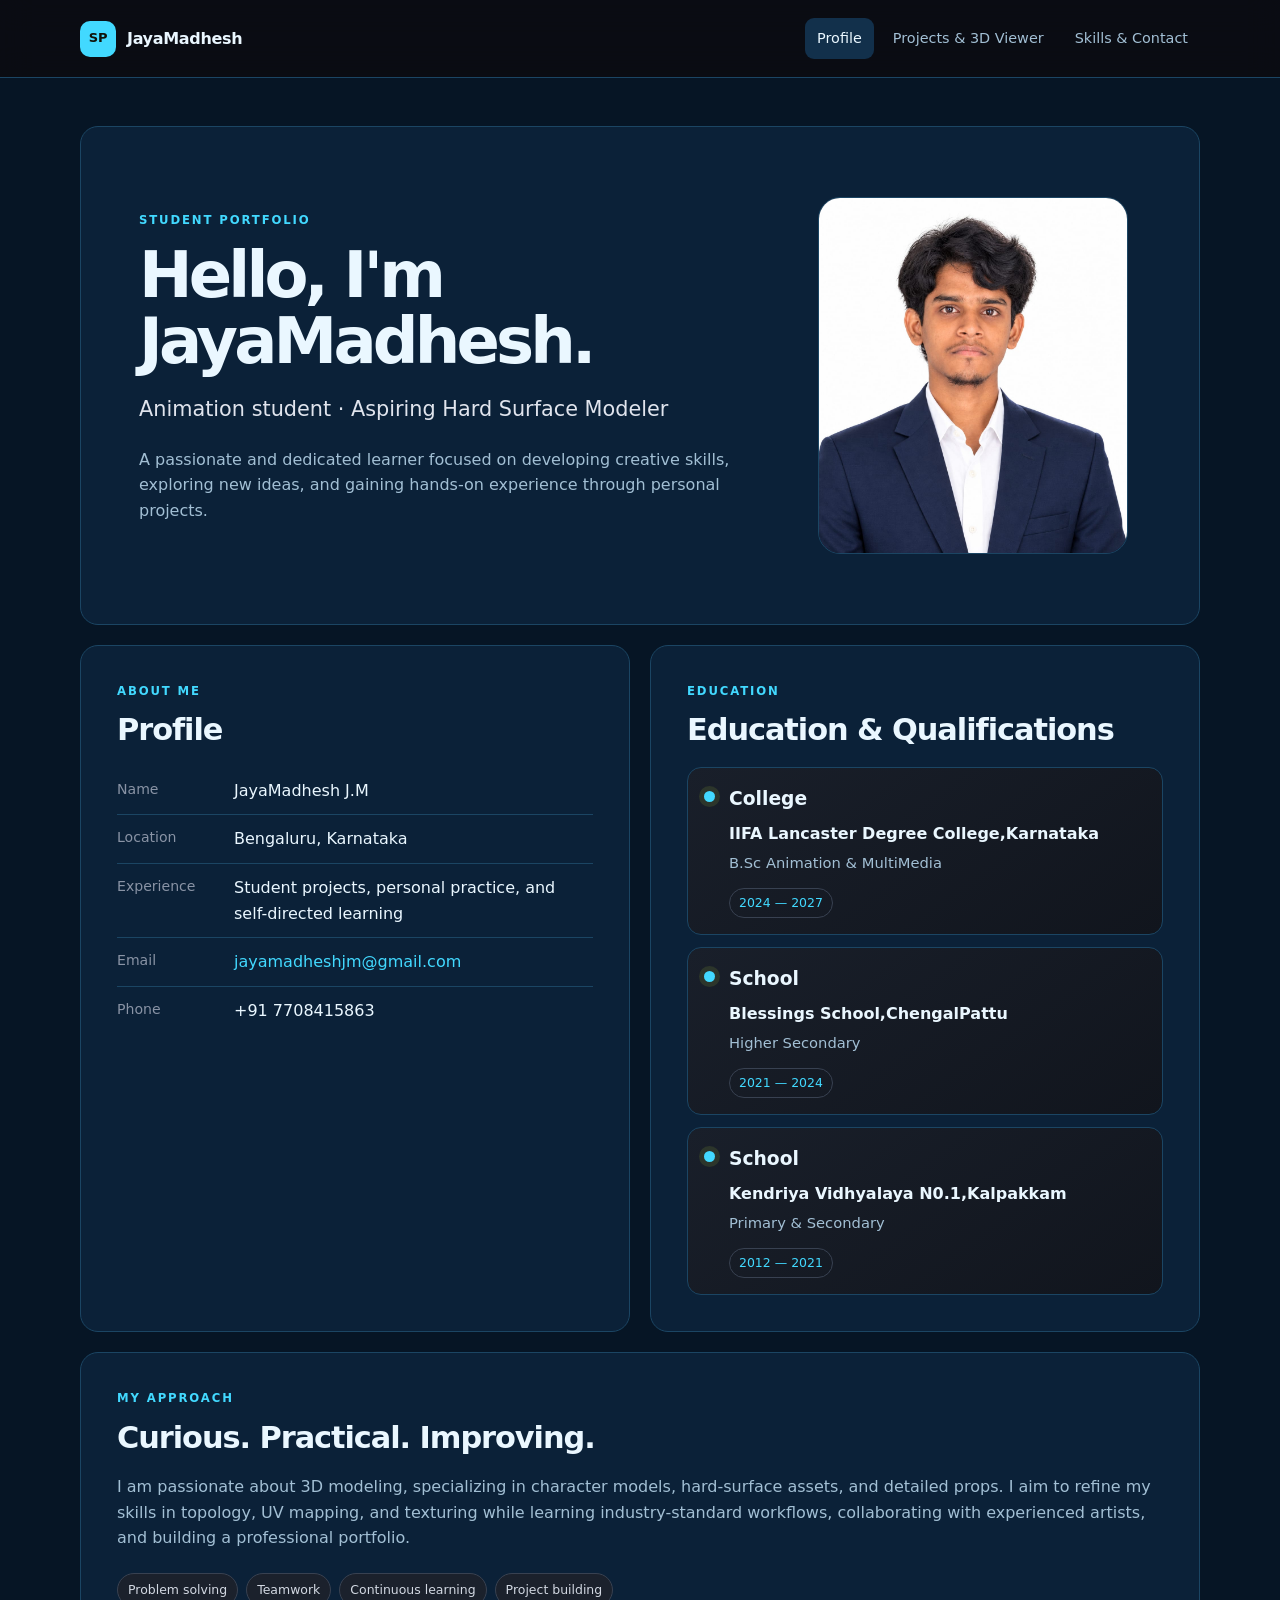
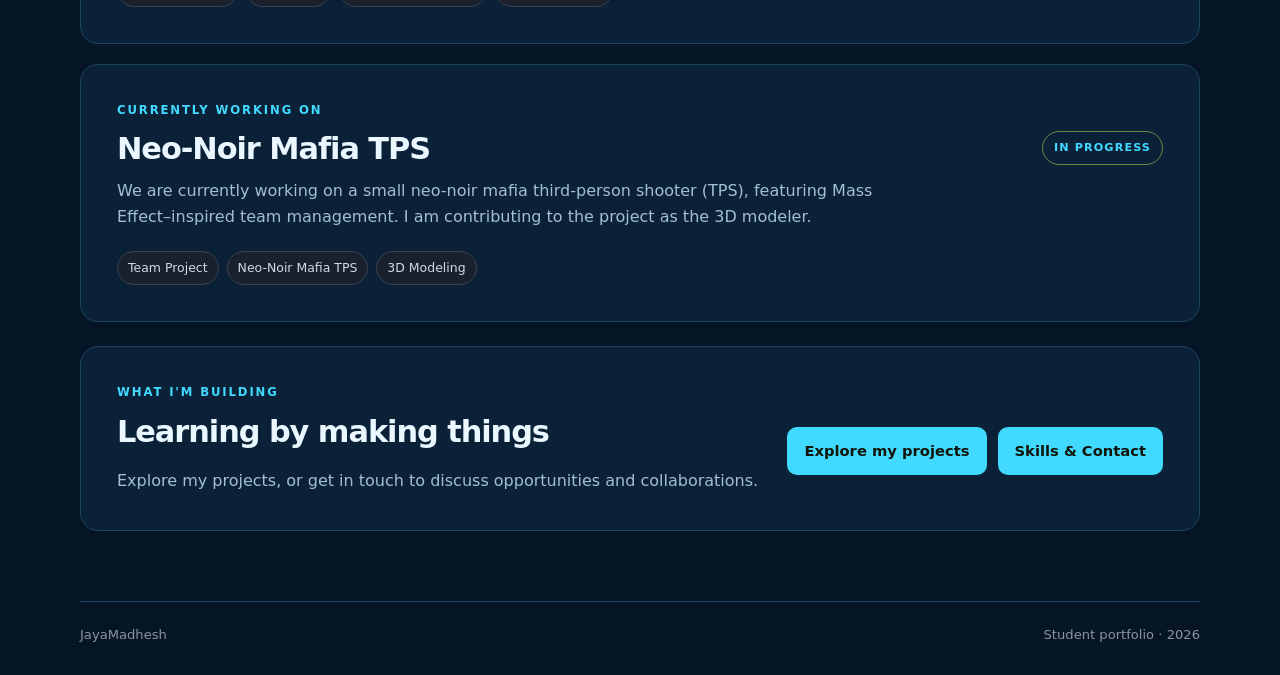
<file: index.html>
<!DOCTYPE html>
<html lang="en">
<head>
  <meta charset="UTF-8">
  <meta name="viewport" content="width=device-width, initial-scale=1.0">
  <meta name="description" content="Student portfolio and profile">
  <title>Student Portfolio | Profile</title>
  <link rel="stylesheet" href="css/style.css">
</head>
<body>
  <header class="site-header">
    <a class="brand" href="index.html"><span class="brand-mark">SP</span><span id="brandName">Student Portfolio</span></a>
    <nav aria-label="Main navigation">
      <a class="active" href="index.html">Profile</a>
      <a href="projects.html">Projects & 3D Viewer</a>
      <a href="contact.html">Skills & Contact</a>
    </nav>
  </header>

  <main class="page-shell">
    <section class="hero panel">
      <div class="hero-copy">
        <p class="eyebrow">STUDENT PORTFOLIO</p>
        <h1>Hello, I'm <span id="studentNameHeading">Your Name</span>.</h1>
        <p class="lead" id="headline">Computer Science Student · Aspiring Developer</p>
        <p id="summary">A motivated student eager to learn, build useful projects, and improve through practical experience.</p>
      </div>

      <div class="profile-photo-area" id="profilePhotoArea">
        <canvas class="profile-particles" id="profileParticles" aria-hidden="true"></canvas>
        <div class="profile-photo-frame">
          <img id="studentPhoto" src="assets/profile-placeholder.svg" alt="Student profile">
        </div>
      </div>
    </section>

    <section class="content-grid two-col profile-education-grid">
      <article class="panel profile-details-panel">
        <p class="eyebrow">ABOUT ME</p>
        <h2>Profile</h2>
        <dl class="detail-list">
          <div><dt>Name</dt><dd id="name">JayaMadhesh J.M</dd></div>
          <div><dt>Location</dt><dd id="location">Bengaluru,Karnataka</dd></div>
          <div><dt>Experience</dt><dd id="experience">Student projects and self-directed learning</dd></div>
          <div><dt>Email</dt><dd><a id="emailLink" href="mailto:student@example.com">student@example.com</a></dd></div>
          <div><dt>Phone</dt><dd id="phone">+91 00000 00000</dd></div>
        </dl>
      </article>
      <section class="panel education-section education-panel">
        <p class="eyebrow">EDUCATION</p>
        <h2>Education & Qualifications</h2>
        <div class="education-timeline" id="educationTimeline">
          <article class="education-item"><span class="education-dot" aria-hidden="true"></span><div><h3>College</h3><p>Loading education details…</p></div></article>
        </div>
      </section>
    </section>
    <section class="panel approach-section">
      <p class="eyebrow">MY APPROACH</p>
      <h2>Curious. Practical. Improving.</h2>
      <p id="eagerness">I enjoy turning ideas into working projects. I am eager to learn from experienced developers, strengthen my fundamentals, and contribute to a team while building reliable software.</p>
      <div class="tag-list" id="quickSkills">
        <span>Problem solving</span><span>Teamwork</span><span>Continuous learning</span><span>Project building</span>
      </div>
    </section>

    <section class="panel current-project-section">
      <p class="eyebrow">CURRENTLY WORKING ON</p>
      <div class="current-project-layout"><div><h2>Neo-Noir Mafia TPS</h2><p>We are currently working on a small neo-noir mafia third-person shooter (TPS), featuring Mass Effect–inspired team management. I am contributing to the project as the 3D modeler.</p><div class="tag-list"><span>Team Project</span><span>Neo-Noir Mafia TPS</span><span>3D Modeling</span></div></div><span class="project-status">IN PROGRESS</span></div>
    </section>

    <section class="panel callout bottom-cta-section">
      <div>
        <p class="eyebrow">WHAT I'M BUILDING</p>
        <h2>Learning by making things</h2>
        <p>Explore my projects, or get in touch to discuss opportunities and collaborations.</p>
      </div>
      <div class="button-row bottom-cta-buttons">
        <a class="button primary" href="projects.html">Explore my projects</a>
        <a class="button primary" href="contact.html">Skills &amp; Contact</a>
      </div>
    </section>
  </main>
  <footer class="site-footer"><span id="footerName">Your Name</span><span>Student portfolio · 2026 <span id="year"></span></span></footer>
  <script src="js/profile.js"></script>
  <script src="js/profile-page.js"></script>
</body>
</html>
</file>
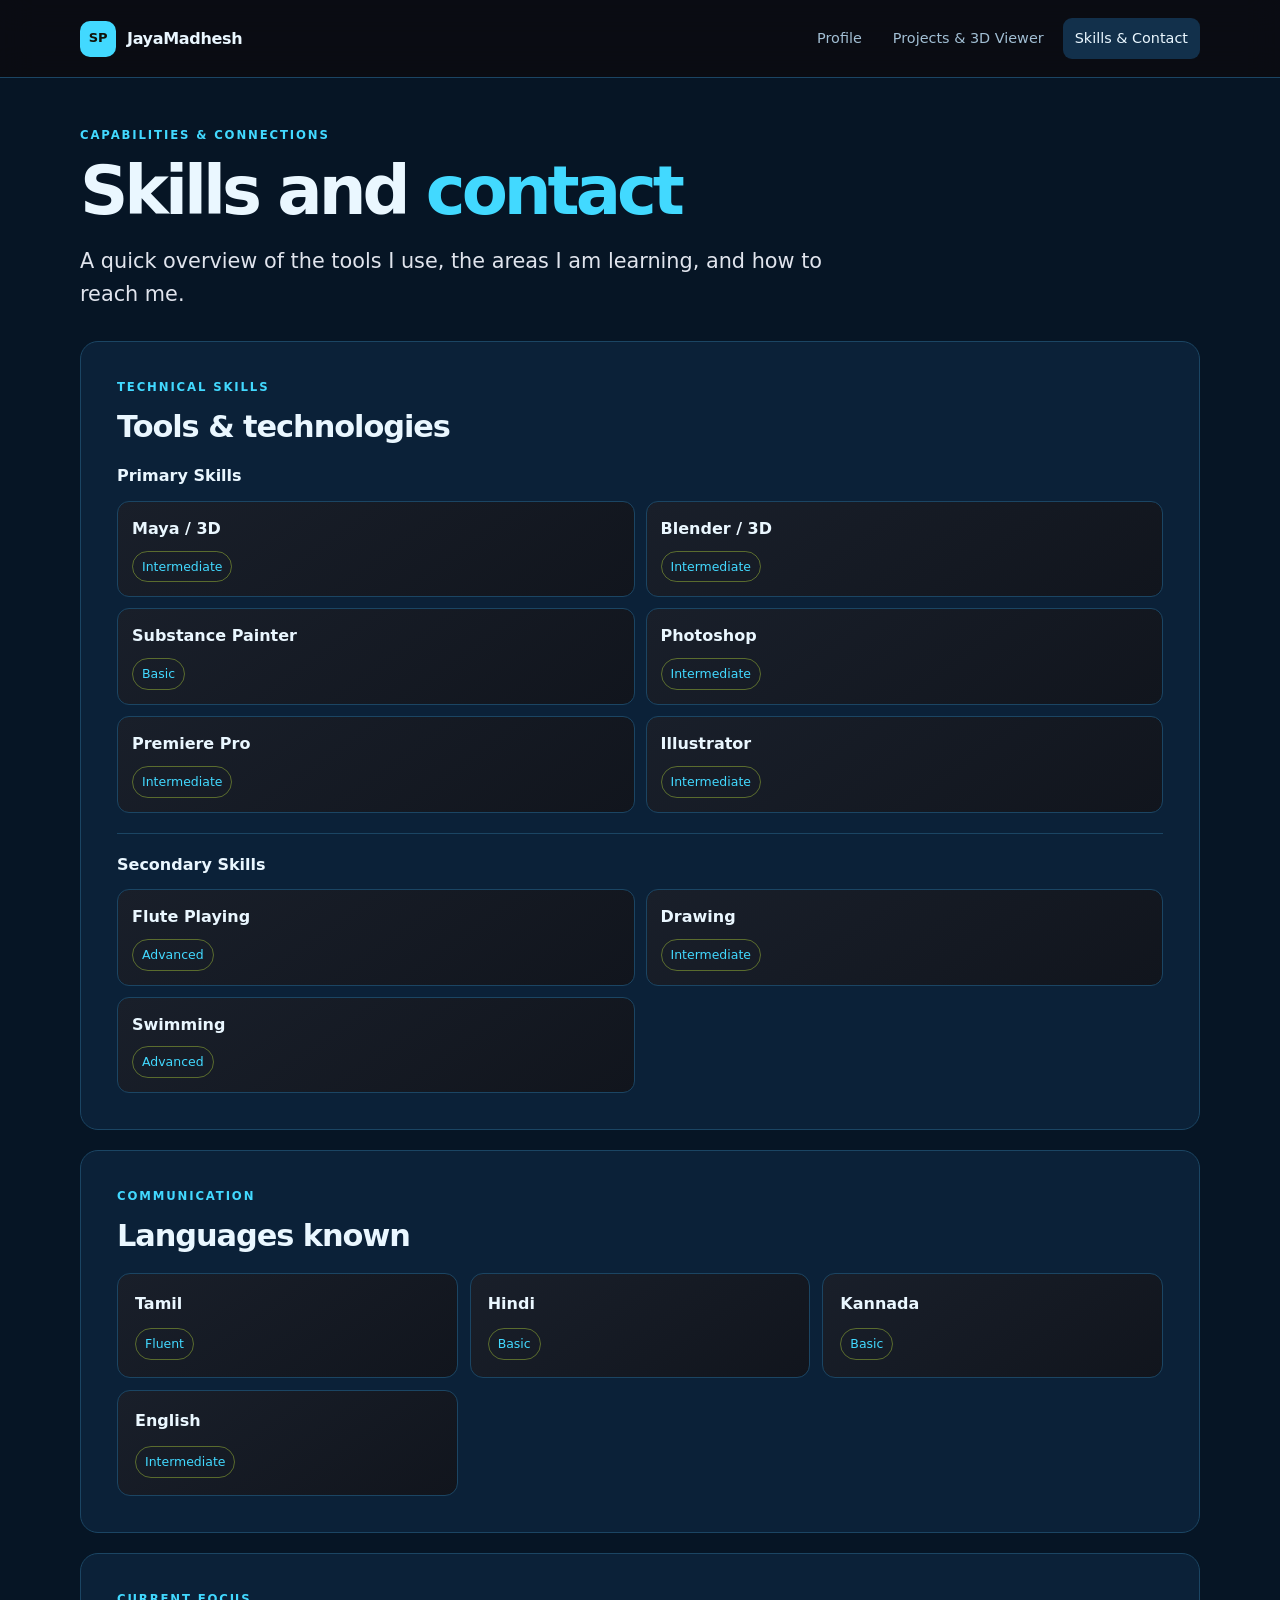
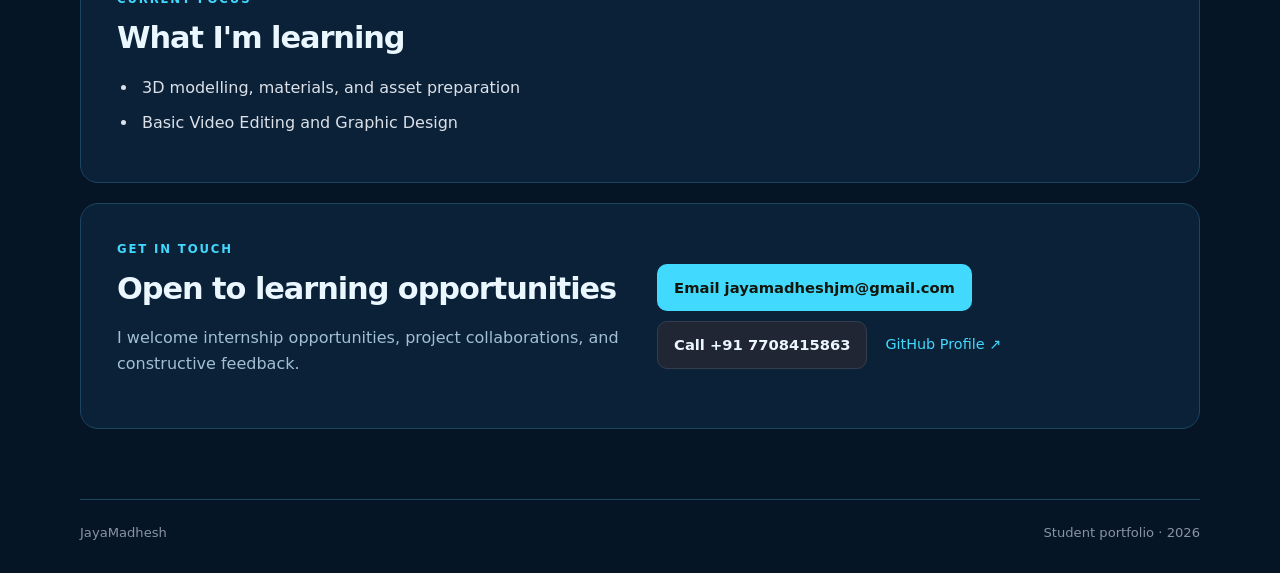
<file: contact.html>
<!DOCTYPE html>
<html lang="en">
<head>
  <meta charset="UTF-8">
  <meta name="viewport" content="width=device-width, initial-scale=1.0">
  <meta name="description" content="Student skills and contact information">
  <title>Student Portfolio | Skills & Contact</title>
  <link rel="stylesheet" href="css/style.css">
</head>
<body>
  <header class="site-header">
    <a class="brand" href="index.html"><span class="brand-mark">SP</span><span id="brandName">Student Portfolio</span></a>
    <nav aria-label="Main navigation">
      <a href="index.html">Profile</a>
      <a href="projects.html">Projects & 3D Viewer</a>
      <a class="active" href="contact.html">Skills & Contact</a>
    </nav>
  </header>
  <main class="page-shell">
    <section class="page-heading">
      <p class="eyebrow">CAPABILITIES & CONNECTIONS</p>
      <h1>Skills and <span class="accent-text">contact</span></h1>
      <p class="lead">A quick overview of the tools I use, the areas I am learning, and how to reach me.</p>
    </section>
    <section class="panel skills-panel">
      <p class="eyebrow">TECHNICAL SKILLS</p><h2>Tools & technologies</h2>
      <div class="skill-list" id="skillList"></div>
    </section>
    <section class="panel language-section">
      <p class="eyebrow">COMMUNICATION</p>
      <h2>Languages known</h2>
       <div class="language-list" id="languageList" aria-label="Languages and proficiency levels"></div>
    </section>

    <section class="panel current-focus-section">
      <p class="eyebrow">CURRENT FOCUS</p><h2>What I'm learning</h2>
      <ul class="focus-list" id="focusList"></ul>
    </section>
    <section class="panel contact-panel">
      <div><p class="eyebrow">GET IN TOUCH</p><h2>Open to learning opportunities</h2><p id="contactMessage">I welcome internship opportunities, project collaborations, and constructive feedback.</p></div>
      <div class="contact-links">
        <a id="contactEmail" class="button primary" href="mailto:student@example.com">Email me</a>
        <a id="contactPhone" class="button secondary" href="tel:+910000000000">Call me</a>
        <a id="githubLink" class="text-link" href="https://github.com/akas821" target="_blank" rel="noopener noreferrer">GitHub Profile ↗</a>
      </div>
    </section>
  </main>
  <footer class="site-footer"><span id="footerName">Your Name</span><span>Student portfolio · <span id="year"></span></span></footer>
  <script src="js/profile.js"></script>
  <script src="js/site.js"></script>
  <script src="js/skills-page.js"></script>
</body>
</html>
</file>
<file: css/style.css>
:root {
  --bg: #061525;
  --panel: #0b2138;
  --panel-light: #12304b;
  --text: #eaf7ff;
  --muted: #a2bfd4;
  --accent: #42d9ff;
  --line: #1b4563;
  --radius: 18px;
  --content-width: 1120px;
}
* { box-sizing: border-box; }
html { scroll-behavior: smooth; }
body { margin: 0; background: var(--bg); color: var(--text); font-family: Inter, ui-sans-serif, system-ui, -apple-system, BlinkMacSystemFont, "Segoe UI", sans-serif; line-height: 1.6; }
a { color: inherit; text-decoration: none; }
button, input { font: inherit; }
button, a, [tabindex] { -webkit-tap-highlight-color: transparent; }
.site-header { display: flex; justify-content: space-between; align-items: center; gap: 24px; padding: 18px max(24px, calc((100vw - var(--content-width)) / 2)); border-bottom: 1px solid var(--line); position: sticky; top: 0; z-index: 10; background: rgba(11,13,18,.92); backdrop-filter: blur(16px); }
.brand { display: flex; align-items: center; gap: 11px; font-weight: 750; letter-spacing: -.02em; }
.brand-mark { display: grid; place-items: center; width: 36px; height: 36px; border-radius: 10px; background: var(--accent); color: #10130a; font-size: 13px; font-weight: 900; }
nav { display: flex; flex-wrap: wrap; gap: 7px; }
nav a { color: var(--muted); padding: 9px 12px; border-radius: 9px; font-size: .9rem; }
nav a:hover, nav a.active { color: var(--text); background: var(--panel-light); }
.page-shell { max-width: var(--content-width); width: calc(100% - 40px); margin: 48px auto 70px; }
.panel { background: var(--panel); border: 1px solid var(--line); border-radius: var(--radius); padding: clamp(22px, 3.4vw, 36px); }
.hero { display: grid; grid-template-columns: minmax(0, 1.5fr) minmax(250px, .8fr); align-items: center; gap: 38px; padding: clamp(26px, 5vw, 58px); overflow: hidden; }
.eyebrow { color: var(--accent); font-size: .73rem; font-weight: 800; letter-spacing: .16em; margin: 0 0 12px; }
h1, h2, h3, p { margin-top: 0; }
h1 { font-size: clamp(2.3rem, 5vw, 4.25rem); letter-spacing: -.06em; line-height: 1.04; margin-bottom: 18px; }
h2 { font-size: clamp(1.4rem, 2.6vw, 1.9rem); line-height: 1.2; letter-spacing: -.035em; margin-bottom: 18px; }
h3 { margin-bottom: 8px; }
p { color: var(--muted); }
.hero-copy > p:not(.eyebrow) { max-width: 640px; }
.lead { font-size: clamp(1.05rem, 2vw, 1.3rem); color: #e0e4ed; }
.accent-text { color: var(--accent); }
.button-row { display: flex; flex-wrap: wrap; gap: 11px; margin-top: 25px; }
.button { display: inline-flex; align-items: center; justify-content: center; gap: 8px; border: 1px solid transparent; padding: 11px 16px; border-radius: 10px; font-size: .92rem; font-weight: 750; cursor: pointer; transition: transform .18s ease, background .18s ease; }
.button:hover { transform: translateY(-2px); }
.button.primary { background: var(--accent); color: #11150a; }
.button.secondary { background: #202633; border-color: #343d4e; color: var(--text); }
.profile-photo-area { min-width: 0; }
.photo-drop-zone { width: min(100%, 310px); aspect-ratio: 4 / 4.6; margin: 0 auto; position: relative; overflow: hidden; border: 1px dashed #657044; border-radius: 22px; background: #20251a; cursor: pointer; outline: none; }
.photo-drop-zone:focus-visible { box-shadow: 0 0 0 3px var(--accent); }
.photo-drop-zone img { display: block; width: 100%; height: 100%; object-fit: cover; }
.photo-overlay { position: absolute; inset: auto 0 0; display: flex; flex-direction: column; align-items: center; padding: 35px 12px 17px; background: linear-gradient(transparent, rgba(0,0,0,.82)); opacity: 0; transition: opacity .2s ease; text-align: center; }
.photo-drop-zone:hover .photo-overlay, .photo-drop-zone:focus-visible .photo-overlay, .photo-drop-zone.drag-over .photo-overlay { opacity: 1; }
.photo-overlay span { font-size: 1.7rem; color: var(--accent); }
.photo-overlay small { color: #d4d8df; }
.small-note { font-size: .78rem; margin: 10px 0 0; color: #8f99aa; }
.content-grid { display: grid; gap: 20px; margin-top: 20px; }
.two-col { grid-template-columns: repeat(2, minmax(0, 1fr)); }
.detail-list { margin: 0; }
.detail-list div { display: grid; grid-template-columns: 105px minmax(0, 1fr); gap: 12px; padding: 11px 0; border-bottom: 1px solid var(--line); }
.detail-list div:last-child { border-bottom: 0; }
dt { color: #8993a5; font-size: .88rem; }
dd { margin: 0; overflow-wrap: anywhere; }
dd a, .text-link { color: var(--accent); }
.tag-list { display: flex; flex-wrap: wrap; gap: 8px; margin-top: 22px; }
.tag-list span { border: 1px solid #384151; border-radius: 999px; padding: 6px 10px; color: #d2d8e2; font-size: .78rem; background: #1b212c; }
.callout { margin-top: 20px; display: flex; justify-content: space-between; align-items: center; gap: 24px; }
.callout p:last-child { margin-bottom: 0; }
.site-footer { max-width: var(--content-width); width: calc(100% - 40px); margin: 0 auto; padding: 22px 0 30px; border-top: 1px solid var(--line); display: flex; justify-content: space-between; gap: 15px; color: #8993a5; font-size: .82rem; }
.page-heading { margin: 10px 0 30px; max-width: 760px; }
.page-heading h1 { font-size: clamp(2.5rem, 6vw, 4.2rem); }
.project-grid { display: grid; grid-template-columns: repeat(3, minmax(0, 1fr)); gap: 16px; margin-bottom: 20px; }
.project-card { padding: 25px; border: 1px solid var(--line); border-radius: var(--radius); background: linear-gradient(150deg, #171d27, #11151d); min-height: 245px; }
.project-number { color: var(--accent); font-size: .72rem; letter-spacing: .13em; font-weight: 800; margin-bottom: 22px; }
.project-card h2 { font-size: 1.35rem; }
.project-card p { font-size: .92rem; }
.project-card .tag-list { margin-top: 17px; }
.viewer-section { margin-top: 20px; }
.viewer-heading, .viewer-controls { display: flex; align-items: center; justify-content: space-between; gap: 22px; }
.viewer-heading { margin-bottom: 20px; }
.viewer-heading h2 { margin-bottom: 8px; }
.viewer-heading p { margin-bottom: 0; }
.file-button { flex-shrink: 0; }
.viewer-drop-zone { border: 1px dashed #465164; border-radius: 14px; padding: 8px; background: #090b10; transition: border-color .2s, background .2s; }
.viewer-drop-zone.drag-over { border-color: var(--accent); background: #151b0c; }
.viewer { width: 100%; height: clamp(320px, 52vw, 540px); position: relative; overflow: hidden; border-radius: 9px; background: radial-gradient(ellipse at center, #202633 0%, #0b0e14 72%); }
.viewer canvas { display: block; width: 100%; height: 100%; }
.viewer-empty { position: absolute; inset: 0; display: flex; flex-direction: column; justify-content: center; align-items: center; text-align: center; padding: 20px; pointer-events: none; }
.viewer-empty h3 { margin: 8px 0 5px; }
.viewer-empty p { margin-bottom: 7px; color: var(--accent); font-size: .83rem; }
.viewer-empty small { color: #8e98a9; }
.wire-cube { font-size: 4rem; line-height: 1.2; color: #a8c93a; }
.viewer-controls { padding-top: 18px; }
.viewer-controls p { max-width: 690px; }
.compact { margin-top: 0; }
.skill-list { display: flex; flex-direction: column; gap: 15px; }
.skill-row { display: grid; grid-template-columns: 120px minmax(0, 1fr); gap: 15px; align-items: center; }
.skill-row strong { font-size: .9rem; }
.skill-track { height: 7px; background: #282f3c; border-radius: 20px; overflow: hidden; }
.skill-fill { height: 100%; background: var(--accent); border-radius: inherit; }
.focus-list { padding-left: 21px; color: #dce1e9; }
.focus-list li { margin: 10px 0; padding-left: 4px; }
.contact-panel { display: flex; justify-content: space-between; align-items: center; gap: 25px; margin: 20px 0; }
.contact-links { display: flex; flex-wrap: wrap; align-items: center; gap: 10px; min-width: 220px; }
.text-link { padding: 8px; font-size: .9rem; }
.edit-steps { color: #c7ceda; padding-left: 22px; }
.edit-steps li { margin: 10px 0; }
code { color: var(--accent); background: #252b35; padding: 2px 5px; border-radius: 5px; font-size: .9em; }
.muted { color: var(--muted); }
@media (max-width: 780px) {
  .site-header { align-items: flex-start; flex-direction: column; gap: 12px; padding: 14px 20px; }
  nav { width: 100%; }
  nav a { padding: 8px 9px; font-size: .82rem; }
  .page-shell { margin-top: 28px; }
  .hero { grid-template-columns: 1fr; }
  .profile-photo-area { grid-row: 1; }
  .photo-drop-zone { width: min(72%, 270px); }
  .two-col, .project-grid { grid-template-columns: 1fr; }
  .project-card { min-height: auto; }
  .callout, .contact-panel, .viewer-heading, .viewer-controls { align-items: flex-start; flex-direction: column; }
  .viewer-heading .button { align-self: flex-start; }
  .site-footer { flex-direction: column; gap: 4px; }
}
@media (max-width: 440px) {
  .page-shell, .site-footer { width: calc(100% - 26px); }
  .detail-list div { grid-template-columns: 88px minmax(0, 1fr); gap: 8px; }
  .skill-row { grid-template-columns: 95px minmax(0, 1fr); }
  .viewer { height: 350px; }
}

/* Static profile photo: no click, file-picker, or drag-and-drop interaction. */
.profile-photo-frame {
  width: min(100%, 310px);
  aspect-ratio: 4 / 4.6;
  margin: 0 auto;
  overflow: hidden;
  border-radius: 22px;
  background: #20251a;
  border: 1px solid var(--line);
}
.profile-photo-frame img {
  display: block;
  width: 100%;
  height: 100%;
  object-fit: cover;
}


/* Profile photo hover effect: particles stay behind the static image. */
.profile-photo-area { position: relative; isolation: isolate; padding: 12px 0; }
.profile-particles { position: absolute; z-index: -1; top: 0; left: 0; pointer-events: none; opacity: 0; transition: opacity .28s ease; }
.profile-particles.is-visible { opacity: 1; }
.profile-photo-frame { position: relative; z-index: 1; transition: border-color .25s ease, box-shadow .25s ease, transform .25s ease; }
.profile-photo-area:hover .profile-photo-frame { border-color: var(--accent); box-shadow: 0 0 0 1px rgba(216,255,62,.3), 0 0 28px rgba(216,255,62,.22); transform: translateY(-2px); }
.education-section, .current-project-section { margin-top: 20px; }
.education-timeline { display: grid; grid-template-columns: repeat(2, minmax(0, 1fr)); gap: 18px; }
.education-item { display: flex; align-items: flex-start; gap: 14px; padding: 20px; border: 1px solid var(--line); border-radius: 14px; background: linear-gradient(145deg, #191f2a, #11151d); }
.education-dot { flex: 0 0 11px; width: 11px; height: 11px; margin-top: 7px; border-radius: 50%; background: var(--accent); box-shadow: 0 0 0 5px rgba(216,255,62,.1); }
.education-item h3 { margin-bottom: 7px; }
.education-item p { margin-bottom: 5px; }
.education-institution { color: var(--text); font-weight: 650; }
.education-qualification { font-size: .92rem; }
.education-years { display: inline-block; margin-top: 8px; padding: 4px 9px; border: 1px solid #384151; border-radius: 999px; color: var(--accent); font-size: .78rem; }
.current-project-layout { display: flex; justify-content: space-between; align-items: flex-start; gap: 24px; }
.current-project-layout > div { max-width: 760px; }
.current-project-layout h2 { margin-bottom: 10px; }
.current-project-layout p { margin-bottom: 0; }
.project-status { flex-shrink: 0; border: 1px solid rgba(216,255,62,.45); border-radius: 999px; padding: 7px 11px; color: var(--accent); font-size: .7rem; font-weight: 800; letter-spacing: .1em; }
.current-team-project { border-color: rgba(216,255,62,.42); }
@media (max-width: 780px) {
  .education-timeline { grid-template-columns: 1fr; }
  .current-project-layout { flex-direction: column; }
}
@media (prefers-reduced-motion: reduce) {
  .profile-photo-frame, .profile-particles { transition: none; }
}

/* Languages-known section */
.language-section { margin-top: 20px; }
.language-list { display: grid; grid-template-columns: repeat(3, minmax(0, 1fr)); gap: 12px; margin-top: 18px; }
.language-card { display: flex; flex-direction: column; gap: 12px; padding: 17px; border: 1px solid var(--line); border-radius: 13px; background: linear-gradient(145deg, #191f2a, #11151d); min-width: 0; }
.language-name { font-size: 1rem; overflow-wrap: anywhere; }
.language-level { align-self: flex-start; padding: 5px 9px; border: 1px solid rgba(216,255,62,.35); border-radius: 999px; color: var(--accent); font-size: .78rem; }
@media (max-width: 780px) { .language-list { grid-template-columns: repeat(2, minmax(0, 1fr)); } }
@media (max-width: 440px) { .language-list { grid-template-columns: 1fr; } }


/* Profile + education side-by-side layout */
.profile-education-grid { align-items: stretch; }
.profile-details-panel, .education-panel { min-width: 0; }
.education-panel { margin-top: 0; }
.education-panel .education-timeline { grid-template-columns: 1fr; gap: 12px; }
.education-panel .education-item { padding: 16px; }
.approach-section { margin-top: 20px; }

/* Every percentage-based indicator shows its numeric value beside the bar. */
.skill-row { grid-template-columns: minmax(105px, 1fr) minmax(80px, 1.6fr) 42px; gap: 12px; }
.skill-percent { color: var(--muted); font-size: .82rem; font-variant-numeric: tabular-nums; text-align: right; }
.language-meter-line { display: grid; grid-template-columns: minmax(0, 1fr) 42px; align-items: center; gap: 10px; margin-top: 2px; }
.language-track { width: 100%; }
.language-fill { transition: width .5s ease; }
.language-card { gap: 10px; }

/* Subtle card hover: deliberately different from the profile photo's particle/glow effect. */
.panel,
.education-item,
.project-card,
.language-card,
.viewer-drop-zone {
  transition: border-color .22s ease, background-color .22s ease, box-shadow .22s ease, transform .22s ease;
}
@media (hover: hover) and (pointer: fine) {
  .panel:hover {
    border-color: #3a4557;
    box-shadow: 0 8px 22px rgba(0, 0, 0, .14);
  }
  .education-item:hover,
  .project-card:hover,
  .language-card:hover {
    border-color: #465164;
    background-color: #1b222e;
    box-shadow: 0 7px 18px rgba(0, 0, 0, .18);
    transform: translateY(-2px);
  }
  .viewer-drop-zone:hover {
    border-color: #465164;
    background-color: #10151e;
  }
}
@media (max-width: 780px) {
  .skill-row { grid-template-columns: minmax(90px, 1fr) minmax(70px, 1.4fr) 38px; gap: 9px; }
  .education-panel .education-timeline { grid-template-columns: 1fr; }
}
@media (max-width: 440px) {
  .skill-row { grid-template-columns: minmax(78px, 1fr) minmax(55px, 1.2fr) 36px; gap: 7px; }
  .skill-row strong { font-size: .82rem; }
}
@media (prefers-reduced-motion: reduce) {
  .panel, .education-item, .project-card, .language-card, .viewer-drop-zone, .language-fill { transition: none; }
}


/* Text-only proficiency labels: no skill or language progress bars. */
.skill-list { gap: 20px; }
.skill-group { min-width: 0; }
.skill-group + .skill-group { padding-top: 18px; border-top: 1px solid var(--line); }
.skill-group-title { margin: 0 0 12px; font-size: 1rem; }
.skill-chip-list { display: grid; grid-template-columns: repeat(2, minmax(0, 1fr)); gap: 11px; }
.skill-chip { display: flex; flex-direction: column; align-items: flex-start; gap: 9px; min-width: 0; padding: 14px; border: 1px solid var(--line); border-radius: 12px; background: linear-gradient(145deg, #191f2a, #11151d); transition: border-color .22s ease, background-color .22s ease, transform .22s ease, box-shadow .22s ease; }
.skill-label { overflow-wrap: anywhere; }
.skill-level-label { display: inline-flex; align-items: center; padding: 5px 9px; border: 1px solid rgba(216,255,62,.35); border-radius: 999px; color: var(--accent); font-size: .78rem; }
.language-card { gap: 12px; }
@media (hover: hover) and (pointer: fine) {
  .skill-chip:hover { border-color: #465164; background-color: #1b222e; box-shadow: 0 7px 18px rgba(0,0,0,.18); transform: translateY(-2px); }
}
@media (max-width: 480px) { .skill-chip-list { grid-template-columns: 1fr; } }


/* Keep Current Focus as the final content section on Skills & Contact. */
.current-focus-section { margin-top: 20px; }
.current-focus-section .focus-list { margin-bottom: 0; }


/* Dedicated bottom call-to-action section */
.bottom-cta-section {
  margin-top: 24px;
  display: flex;
  align-items: center;
  justify-content: space-between;
  gap: 24px;
}
.bottom-cta-buttons {
  flex-shrink: 0;
  flex-wrap: wrap;
  justify-content: flex-end;
}
@media (max-width: 760px) {
  .bottom-cta-section {
    align-items: flex-start;
    flex-direction: column;
  }
  .bottom-cta-buttons {
    justify-content: flex-start;
  }
}


/* Hosted 3D model gallery */
.hosted-models-section { margin-top: 24px; }
.hosted-model-gallery {
  display: grid;
  grid-template-columns: repeat(auto-fit, minmax(min(100%, 220px), 1fr));
  gap: 14px;
  margin-top: 18px;
}
.hosted-model-card {
  min-width: 0;
  border: 1px solid var(--border, #2a3443);
  border-radius: 16px;
  padding: 18px;
  background: linear-gradient(145deg, #171d28, #11151d);
}
.hosted-model-card h3 { margin: 0 0 8px; font-size: 1.05rem; }
.hosted-model-card p { color: #a8b4cc; margin: 0 0 14px; line-height: 1.5; }
.hosted-model-card .button { width: 100%; justify-content: center; }
.hosted-model-card .model-format { color: #d7ff36; font-size: .78rem; margin-bottom: 12px; }
.hosted-model-card .button:disabled { opacity: .45; cursor: not-allowed; }


/* Unified projects + hosted 3D model gallery */
.unified-showcase { margin-top: 8px; }
.showcase-heading { margin-bottom: 22px; }
.showcase-heading h2 { margin-bottom: 8px; }
.showcase-heading p:last-child { margin-bottom: 0; }
.hosted-model-gallery { display: grid; grid-template-columns: repeat(4, minmax(0, 1fr)); gap: 12px; align-items: start; }
.hosted-model-card { min-width: 0; padding: 16px; border: 1px solid var(--line); border-radius: 13px; background: linear-gradient(150deg, #171d27, #11151d); }
.hosted-model-card h3 { font-size: 1rem; margin-bottom: 9px; overflow-wrap: anywhere; }
.hosted-model-card p { font-size: .88rem; margin-bottom: 12px; }
.hosted-model-card .model-format { color: var(--accent); font-size: .67rem; font-weight: 800; margin: 12px 0; }
.hosted-model-card .model-view-button { width: 100%; }
.hosted-model-card.is-expanded { grid-column: 1 / -1; border-color: rgba(216,255,62,.6); }
.inline-model-viewer { margin-top: 18px; padding-top: 16px; border-top: 1px solid var(--line); }
.inline-viewer-toolbar { display: flex; align-items: center; justify-content: space-between; gap: 12px; margin-bottom: 12px; flex-wrap: wrap; }
.inline-viewer-toolbar .model-load-status { margin: 0; flex: 1 1 220px; color: var(--muted, #a8b4cc); font-size: .9rem; }
.inline-viewer-toolbar .model-load-error { color: #ff9c9c; }
.inline-viewer-close { flex: 0 0 auto; }
.inline-model-canvas { width: 100%; height: clamp(300px, 48vw, 520px); overflow: hidden; border-radius: 10px; background: #0b0e14; border: 1px solid #30394a; }
.inline-model-canvas canvas { display: block; width: 100%; height: 100%; }
.model-load-status { margin: 0 0 12px; color: var(--muted); font-size: .9rem; }
.model-load-error { color: #ffb4a9; overflow-wrap: anywhere; }
.gallery-footnote { margin-top: 18px; }
@media (max-width: 950px) { .hosted-model-gallery { grid-template-columns: repeat(3, minmax(0, 1fr)); } }
@media (max-width: 680px) { .hosted-model-gallery { grid-template-columns: repeat(2, minmax(0, 1fr)); } }
@media (max-width: 420px) { .hosted-model-gallery { grid-template-columns: 1fr; } }


/* Unified gallery: consistent card heights and aligned View in 3D buttons */
.unified-showcase { margin-top: 8px; }
.showcase-heading { margin-bottom: 22px; }
.showcase-heading h2 { margin-bottom: 8px; }
.showcase-heading p:last-child { margin-bottom: 0; }
.hosted-model-gallery { display:grid; grid-template-columns:repeat(4,minmax(0,1fr)); gap:12px; align-items:stretch; margin-top:18px; }
.hosted-model-card { display:flex; flex-direction:column; min-width:0; padding:16px; border:1px solid var(--line); border-radius:13px; background:linear-gradient(150deg,#171d27,#11151d); }
.hosted-model-card h3 { font-size:1rem; margin:0 0 9px; overflow-wrap:anywhere; }
.hosted-model-card p { font-size:.88rem; margin:0 0 12px; line-height:1.5; flex:1 0 auto; }
.hosted-model-card .project-number { font-size:.65rem; margin-bottom:14px; }
.hosted-model-card .model-format { color:var(--accent); font-size:.67rem; font-weight:800; margin:8px 0 12px; }
.hosted-model-card .model-view-button { width:100%; min-height:42px; margin-top:auto; }
.gallery-footnote { margin-top:18px; }
.viewer-section { margin-top:24px; }
.viewer-section[hidden] { display:none !important; }
.viewer-section .viewer-heading { margin-bottom:16px; }
.viewer-section .viewer-heading h2 { margin-bottom:8px; }
.viewer-section .viewer { width:100%; height:clamp(340px,52vw,560px); overflow:hidden; border:1px solid #30394a; border-radius:12px; background:#0b0e14; }
.viewer-section .viewer canvas { display:block; width:100%; height:100%; }
@media(max-width:950px){.hosted-model-gallery{grid-template-columns:repeat(3,minmax(0,1fr));}}
@media(max-width:680px){.hosted-model-gallery{grid-template-columns:repeat(2,minmax(0,1fr));}}
@media(max-width:440px){.hosted-model-gallery{grid-template-columns:1fr;}}


/* Google Drive links displayed beneath the shared 3D viewer. */
.drive-model-links { margin-top: 24px; }
.drive-model-links .showcase-heading { margin-bottom: 18px; }
.drive-model-grid { display: grid; grid-template-columns: repeat(4, minmax(0, 1fr)); gap: 12px; }
.drive-model-card { min-width: 0; display: flex; flex-direction: column; gap: 14px; padding: 16px; border: 1px solid var(--line); border-radius: 13px; background: linear-gradient(150deg, #171d27, #11151d); }
.drive-model-card h3 { margin: 0; font-size: .98rem; overflow-wrap: anywhere; flex: 1 0 auto; }
.drive-model-card .button { width: 100%; min-height: 42px; text-align: center; }
@media (max-width: 950px) { .drive-model-grid { grid-template-columns: repeat(3, minmax(0, 1fr)); } }
@media (max-width: 680px) { .drive-model-grid { grid-template-columns: repeat(2, minmax(0, 1fr)); } }
@media (max-width: 440px) { .drive-model-grid { grid-template-columns: 1fr; } }


/* White background for the 3D model viewer */
.viewer,
.viewer-section .viewer,
.inline-model-canvas {
  background: #ffffff !important;
  border-color: #e0e0e0;
}

/* Make the 3D canvas fill the viewer */
.viewer canvas,
.viewer-section .viewer canvas,
.inline-model-canvas canvas {
  display: block;
  width: 100%;
  height: 100%;
}
</file>
